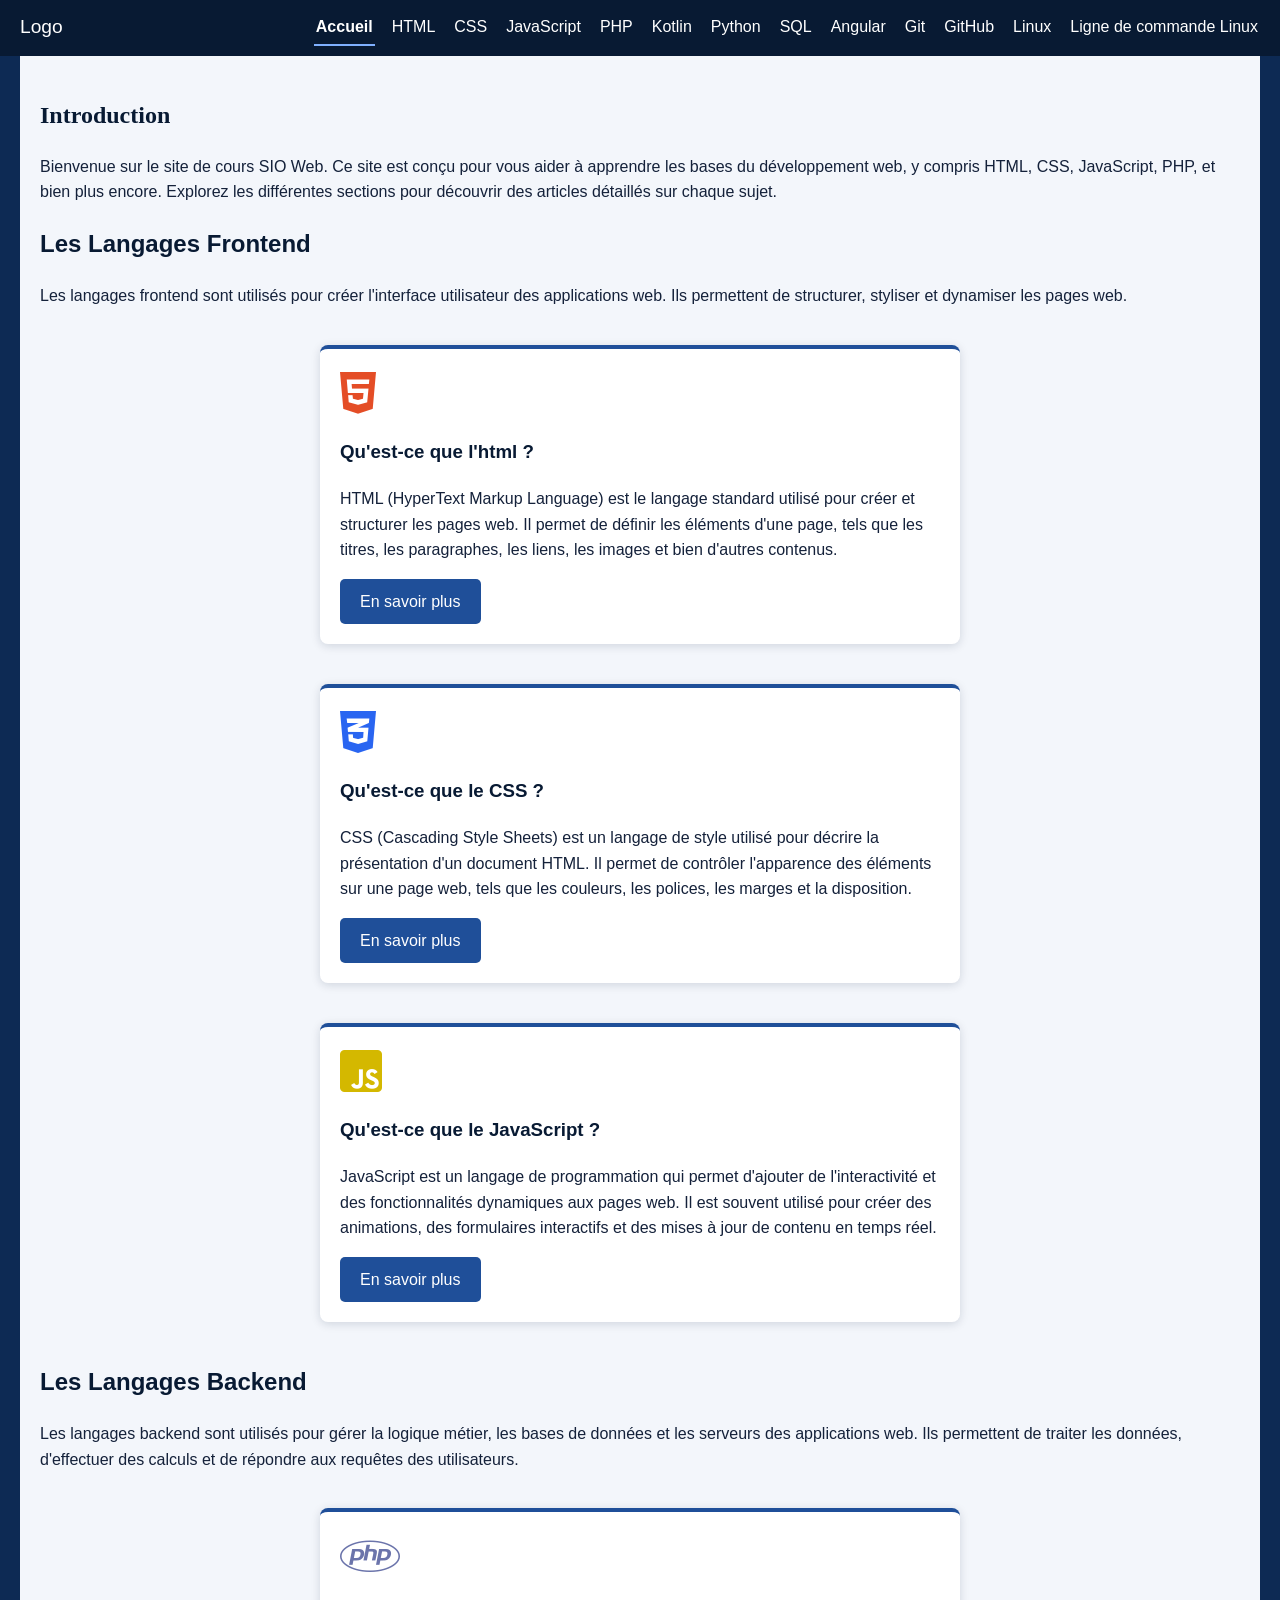
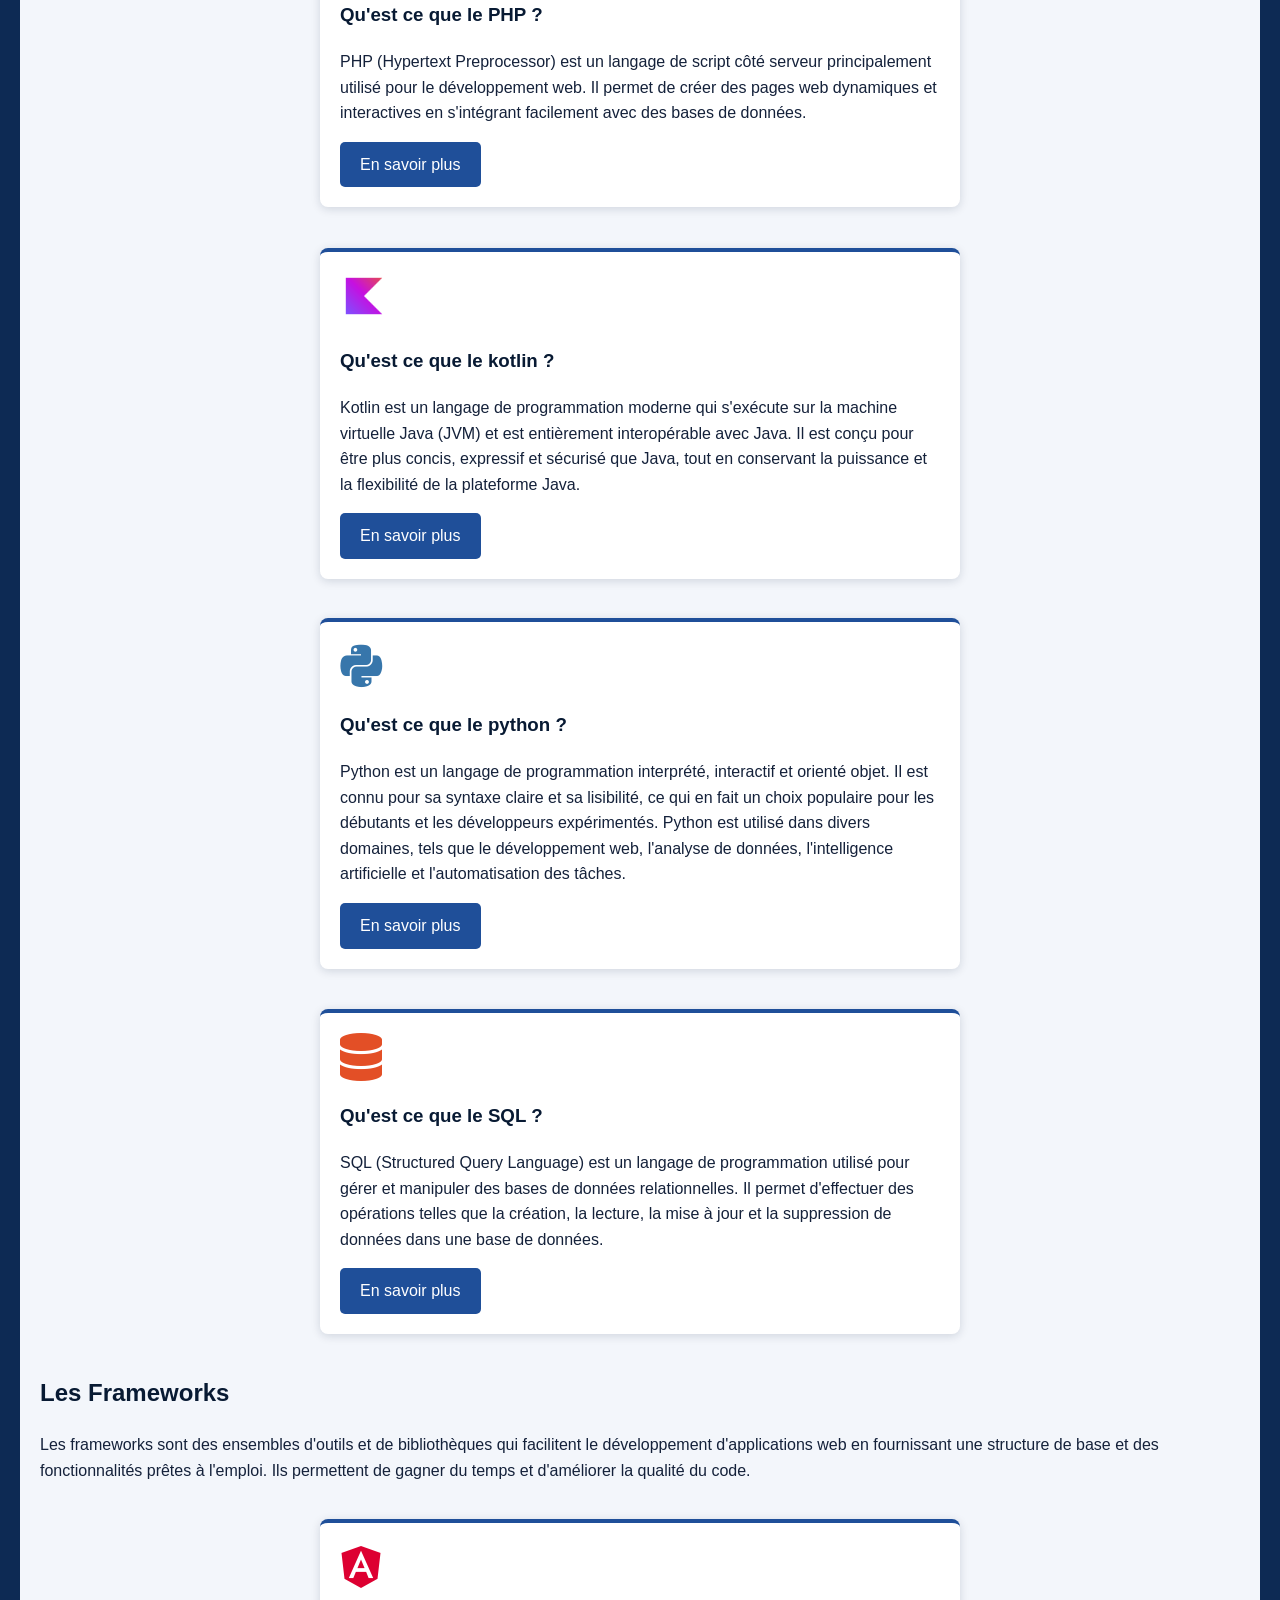
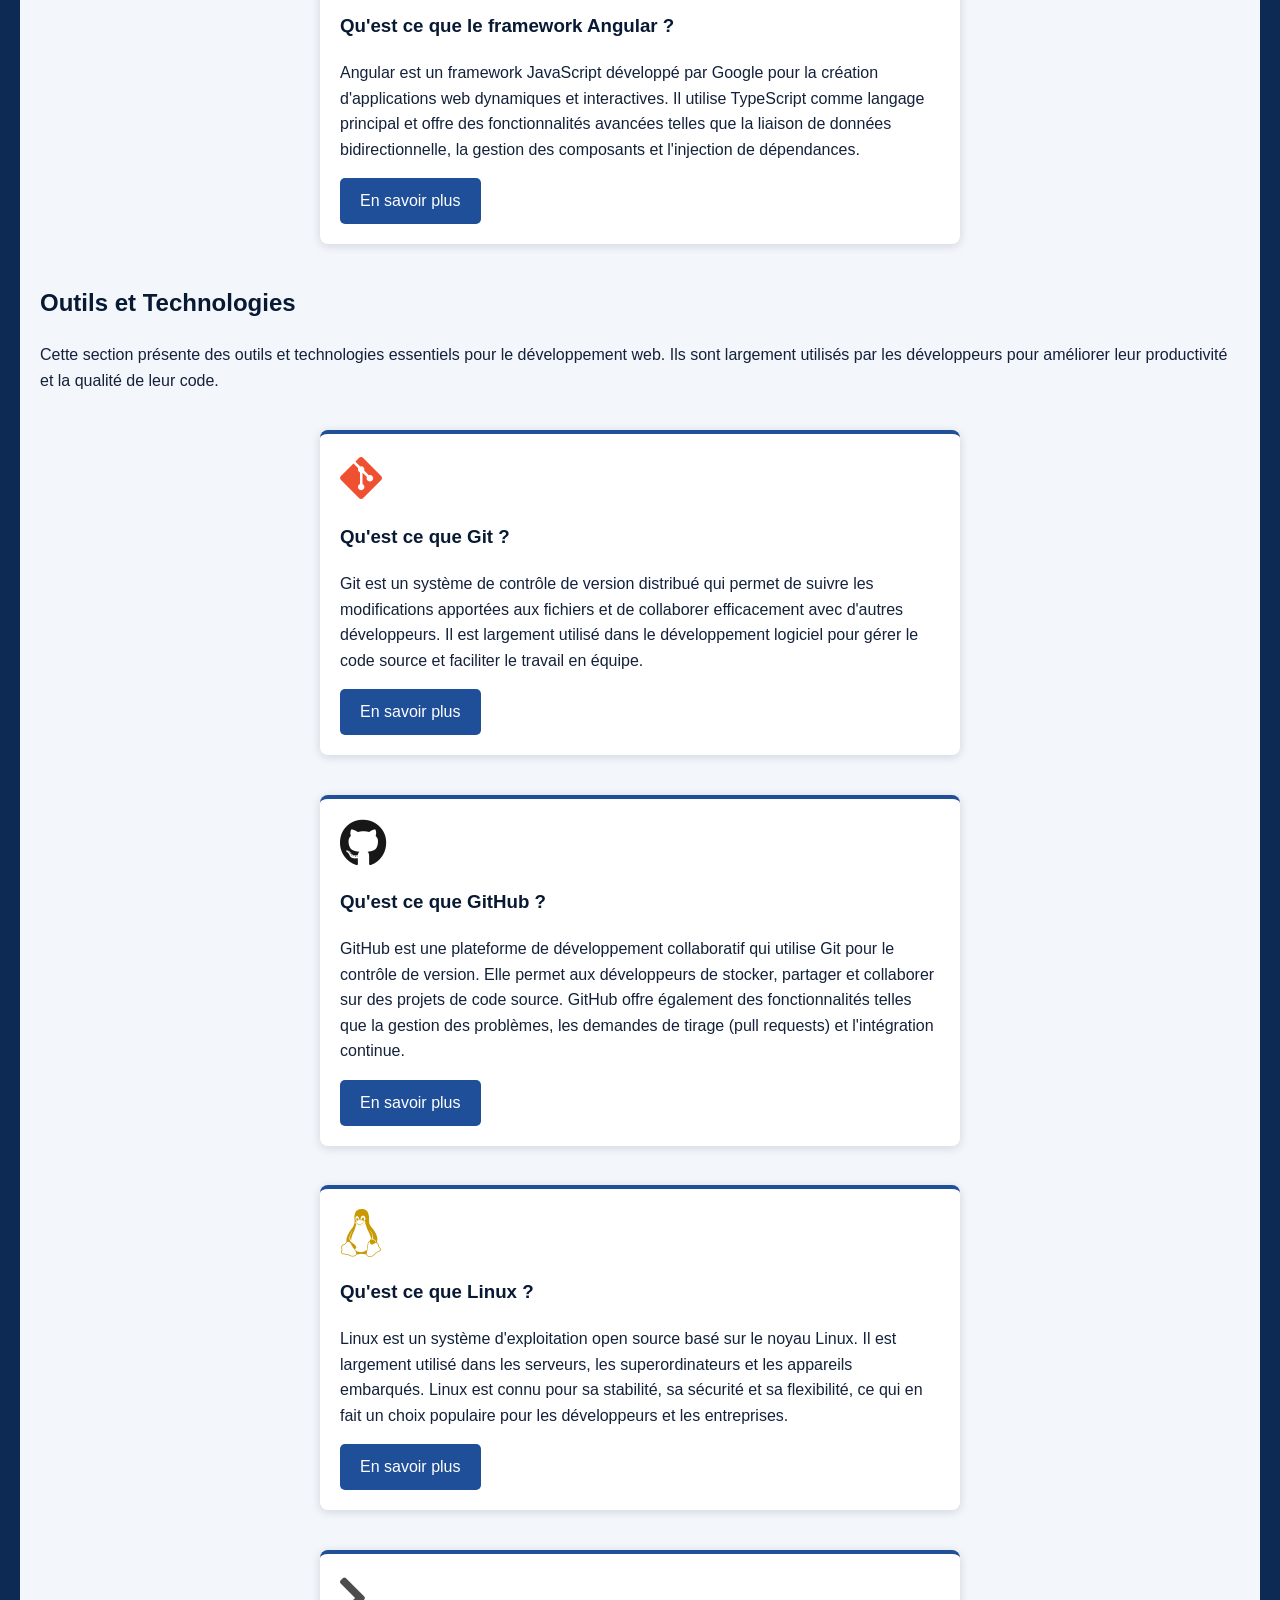
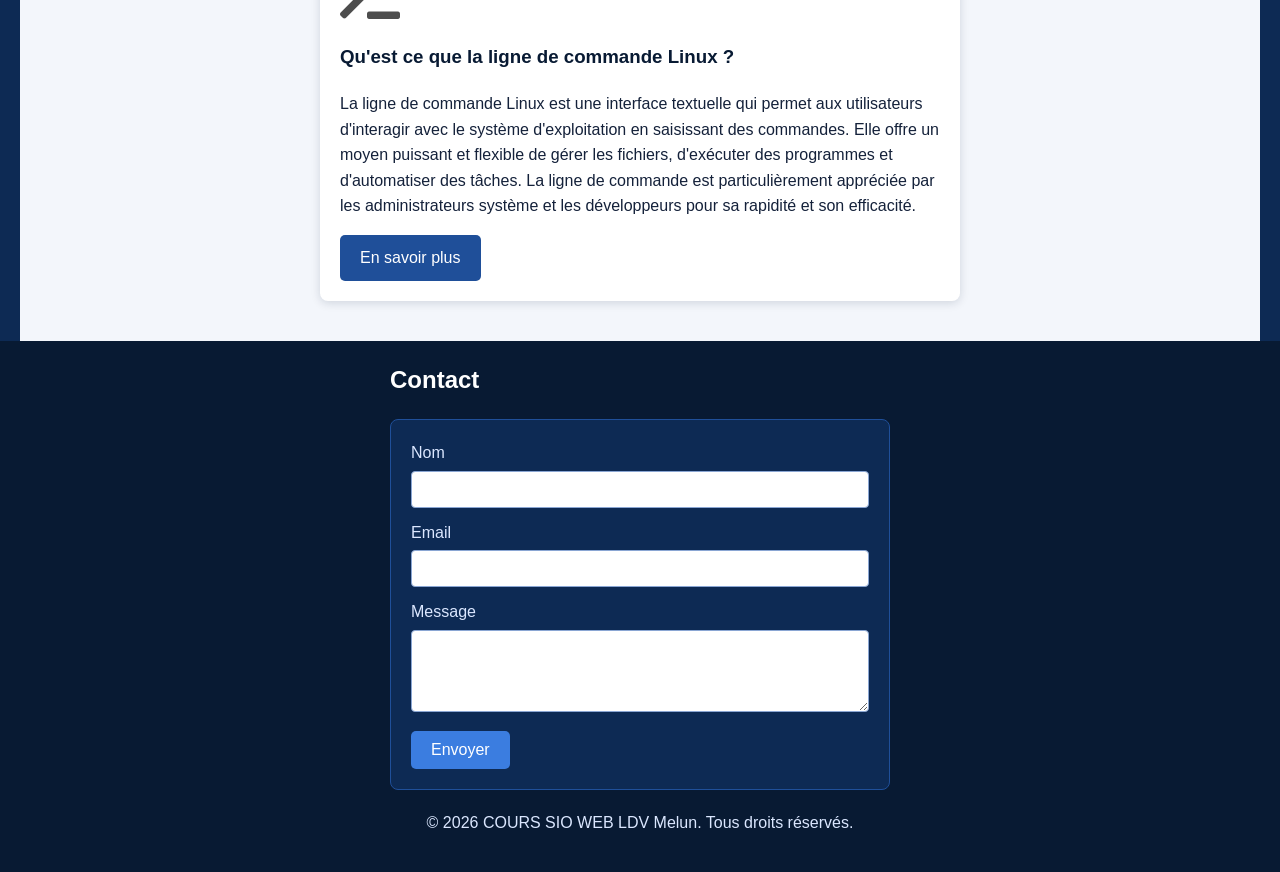
<file: index.html>
<!DOCTYPE html>

<html lang="fr">
  <head>
    <!-- commentaires en html : avec win CTRL + / en linux CTRL+SHIFT+/ (/ à droite de la barre d'espace)-->
    <!--
    le header: 
    Ce composant représente l'en-tête principal de l'application. 
    Il inclut généralement le logo, la navigation principale, et éventuellement des actions utilisateur 
    telles que la connexion ou l'accès au profil. 
    Utilisez ce composant pour afficher les éléments de navigation globaux et renforcer l'identité visuelle de l'application.
-->

    <!--
    <meta charset="UTF-8" /> :
    Définit l'encodage des caractères du document en UTF-8, ce qui permet d'afficher correctement les caractères spéciaux et internationaux.
-->

    <!--
    <meta name="viewport" content="width=device-width, initial-scale=1.0" /> :
    Permet d'assurer que la page s'affiche correctement sur tous les appareils (responsive design) 
    en adaptant la largeur de la page à celle de l'écran de l'utilisateur.
-->
    <meta charset="UTF-8" />
    <meta name="viewport" content="width=device-width, initial-scale=1.0" />
    <link
      rel="icon"
      href="img/etudiant-diplome-64.png"
      type="image/png"
    />
    <link
      rel="stylesheet"
      href="https://cdnjs.cloudflare.com/ajax/libs/font-awesome/5.15.4/css/all.min.css"
      integrity="sha512-1ycn6IcaQQ40/MKBW2W4Rhis/DbILU74C1vSrLJxCq57o941Ym01SwNsOMqvEBFlcgUa6xLiPY/NS5R+E6ztJQ=="
      crossorigin="anonymous"
      referrerpolicy="no-referrer"
    />
    <!--
      <link rel="stylesheet" href="style.css" /> :
      Lien vers la feuille de style CSS externe qui contient les styles pour la mise en page et l'apparence du site.
      Cela permet de séparer le contenu HTML de la présentation visuelle.-->
    <link rel="stylesheet" href="css/Global.css" />
    <title>COURS SIO WEB | Éléments techniques du BTS SIO</title>
  </head>
  <body>
    <!--
      Le header (<header>) est la section d'en-tête de la page.
      Il contient généralement le titre principal, le logo, et la navigation principale du site.
      Ici, il accueille le titre "Bienvenue sur le site de cours" et le menu de navigation.
    -->
    <header>
      <!--
        La balise <nav> est utilisée pour définir une section de navigation dans le document.
        Elle contient des liens vers les différentes sections du site.
        Ici, elle inclut un logo, un menu de navigation et un menu burger pour les écrans plus petits.-->
      <nav>
        <!--
          La div avec la classe "logo" représente le logo du site.
          Elle peut contenir une image ou du texte qui sert d'identité visuelle pour le site.
          class :
          En CSS, une classe est un sélecteur qui permet d'appliquer des styles à un ou plusieurs éléments HTML portant une même classe. La classe est définie dans le CSS avec un point (.) suivi du nom de la classe.
          id :
          Un identifiant (id) est un sélecteur unique qui permet de cibler un élément HTML spécifique. Contrairement à une classe, un id doit être unique dans le document et est défini dans le CSS avec un dièse (#) suivi du nom de l'id.
          -->
        <div class="logo">Logo</div>
        <div class="menu" id="menu">
          <a href="index.html" aria-current="page">Accueil</a>
          <a href="pages/html.html">HTML</a>
          <a href="pages/css.html">CSS</a>
          <a href="pages/en_construction.html">JavaScript</a>
          <a href="pages/en_construction.html">PHP</a>
          <a href="pages/en_construction.html">Kotlin</a>
          <a href="pages/en_construction.html">Python</a>
          <a href="pages/en_construction.html">SQL</a>
          <a href="pages/en_construction.html">Angular</a>
          <a href="pages/en_construction.html">Git</a>
          <a href="pages/en_construction.html">GitHub</a>
          <a href="pages/en_construction.html">Linux</a>
          <a href="pages/linux_command_line.html">Ligne de commande Linux</a>
        </div>

        <!--
          La div avec la classe "burger" représente le menu burger, qui est un élément de navigation compact pour les écrans plus petits.

          aria-label="Menu" :
          Attribut utilisé pour fournir une description accessible du menu burger aux technologies d'assistance, comme les lecteurs d'écran.

          aria-expanded="false" : Indique si le menu burger est actuellement ouvert ou fermé.
          role="button" : Indique que cet élément agit comme un bouton interactif.
          tabindex="0" : Permet à l'élément d'être focalisé par le clavier, rendant le menu accessible aux utilisateurs de claviers.
          Ces attributs améliorent l'accessibilité du menu burger pour les utilisateurs de technologies d'assistance.
          -->
        <div
          class="burger"
          id="burger"
          aria-label="Menu"
          aria-expanded="false"
          role="button"
          tabindex="0"
        >
          <!--
            Les <div> à l'intérieur de la classe "burger" représentent les trois barres du menu burger.
            Elles sont stylisées pour ressembler à un hamburger.-->
          <div></div>
          <div></div>
          <div></div>
        </div>
      </nav>
    </header>

    <!--
      Le main (<main>) est la section principale du contenu de la page.
      Il contient les sections et les informations principales que l'utilisateur doit lire ou interagir avec.
      Ici, il inclut une section d'introduction au site.-->
    <main>
      <section>
        <!--
          La section <section> est utilisée pour regrouper des contenus thématiquement liés.
          Ici, elle contient un titre et un paragraphe d'introduction au site.-->
        <h1>Introduction</h1>
        <p>
          Bienvenue sur le site de cours SIO Web. Ce site est conçu pour vous
          aider à apprendre les bases du développement web, y compris HTML, CSS,
          JavaScript, PHP, et bien plus encore. Explorez les différentes
          sections pour découvrir des articles détaillés sur chaque sujet.
        </p>
      </section>
      <!--
        La section suivante contient des articles sur différents sujets liés au développement web.
        Chaque article présente un sujet spécifique avec un titre, une description et un bouton pour en savoir plus.-->
      <section>
        <h2>Les Langages Frontend</h2>
        <p>
          Les langages frontend sont utilisés pour créer l'interface utilisateur
          des applications web. Ils permettent de structurer, styliser et
          dynamiser les pages web.
          <!-- article sur l'html-->
        </p>
        <!--
          Le cumul des classes dans une balise HTML se réfère à la possibilité d'associer plusieurs classes à un même élément en utilisant l'attribut class. Cela permet d'appliquer plusieurs styles ou comportements à cet élément, en combinant différentes classes CSS. -->
        <div class="d-flex wrap">
          <article>
            <i class="fab fa-html5 htmlColor icon"></i>
            <h3>Qu'est-ce que l'html ?</h3>
            <p>
              HTML (HyperText Markup Language) est le langage standard utilisé
              pour créer et structurer les pages web. Il permet de définir les
              éléments d'une page, tels que les titres, les paragraphes, les
              liens, les images et bien d'autres contenus.
            </p>
            <a class="btn" href="pages/html.html">En savoir plus</a>
          </article>
          <!-- article sur le css-->
          <article>
            <i class="fab fa-css3-alt cssColor icon"></i>
            <h3>Qu'est-ce que le CSS ?</h3>
            <p>
              CSS (Cascading Style Sheets) est un langage de style utilisé pour
              décrire la présentation d'un document HTML. Il permet de contrôler
              l'apparence des éléments sur une page web, tels que les couleurs,
              les polices, les marges et la disposition.
            </p>
            <a class="btn" href="pages/css.html">En savoir plus</a>
          </article>
          <!-- article sur le javascript-->
          <article>
            <i class="fab fa-js-square jsColor icon"></i>
            <h3>Qu'est-ce que le JavaScript ?</h3>
            <p>
              JavaScript est un langage de programmation qui permet d'ajouter de
              l'interactivité et des fonctionnalités dynamiques aux pages web.
              Il est souvent utilisé pour créer des animations, des formulaires
              interactifs et des mises à jour de contenu en temps réel.
            </p>
            <a class="btn" href="pages/en_construction.html">En savoir plus</a>
          </article>
        </div>
        <h2>Les Langages Backend</h2>
        <p>
          Les langages backend sont utilisés pour gérer la logique métier, les
          bases de données et les serveurs des applications web. Ils permettent
          de traiter les données, d'effectuer des calculs et de répondre aux
          requêtes des utilisateurs.
        </p>
        <div class="d-flex wrap">
          <!-- article sur le php-->
          <article>
            <i class="fab fa-php phpColor icon"></i>
            <h3>Qu'est ce que le PHP ?</h3>
            <p>
              PHP (Hypertext Preprocessor) est un langage de script côté serveur
              principalement utilisé pour le développement web. Il permet de
              créer des pages web dynamiques et interactives en s'intégrant
              facilement avec des bases de données.
            </p>
            <a class="btn" href="pages/en_construction.html">En savoir plus</a>
          </article>
          <!-- article sur le kotlin-->
          <article>
            <div>
              <img src="img/Kotlin.png" alt="Kotlin Logo" class="kotlinLogo" />
            </div>
            <h3>Qu'est ce que le kotlin ?</h3>
            <p>
              Kotlin est un langage de programmation moderne qui s'exécute sur
              la machine virtuelle Java (JVM) et est entièrement interopérable
              avec Java. Il est conçu pour être plus concis, expressif et
              sécurisé que Java, tout en conservant la puissance et la
              flexibilité de la plateforme Java.
            </p>
            <a class="btn" href="pages/en_construction.html">En savoir plus</a>
          </article>
          <!-- article sur le python-->
          <article>
            <i class="fab fa-python pythonColor icon"></i>
            <h3>Qu'est ce que le python ?</h3>
            <p>
              Python est un langage de programmation interprété, interactif et
              orienté objet. Il est connu pour sa syntaxe claire et sa
              lisibilité, ce qui en fait un choix populaire pour les débutants
              et les développeurs expérimentés. Python est utilisé dans divers
              domaines, tels que le développement web, l'analyse de données,
              l'intelligence artificielle et l'automatisation des tâches.
            </p>
            <a class="btn" href="pages/en_construction.html">En savoir plus</a>
          </article>
          <!-- article sur le SQL-->
          <article>
            <i class="fas fa-database sqlColor icon"></i>
            <h3>Qu'est ce que le SQL ?</h3>
            <p>
              SQL (Structured Query Language) est un langage de programmation
              utilisé pour gérer et manipuler des bases de données
              relationnelles. Il permet d'effectuer des opérations telles que la
              création, la lecture, la mise à jour et la suppression de données
              dans une base de données.
            </p>
            <a class="btn" href="pages/en_construction.html">En savoir plus</a>
          </article>
        </div>
      </section>
      <!--
        La section suivante présente les frameworks, avec un bref aperçu et un lien pour en savoir plus.
      -->
      <section>
        <h2>Les Frameworks</h2>
        <p>
          Les frameworks sont des ensembles d'outils et de bibliothèques qui
          facilitent le développement d'applications web en fournissant une
          structure de base et des fonctionnalités prêtes à l'emploi. Ils
          permettent de gagner du temps et d'améliorer la qualité du code.
        </p>
        <div class="d-flex wrap">
        <article>
          <i class="fab fa-angular angularColor icon"></i>
          <h3>Qu'est ce que le framework Angular ?</h3>
          <p>
            Angular est un framework JavaScript développé par Google pour la
            création d'applications web dynamiques et interactives. Il utilise
            TypeScript comme langage principal et offre des fonctionnalités
            avancées telles que la liaison de données bidirectionnelle, la
            gestion des composants et l'injection de dépendances.
          </p>
          <a class="btn" href="pages/en_construction.html">En savoir plus</a>
        </article>
        </div>
      </section>
      <!--
        La section suivante présente des outils et technologies essentiels pour le développement web.
        Chaque article fournit une brève description et un lien pour en savoir plus.
      -->
      <section>
        <h2>Outils et Technologies</h2>
        <p>
          Cette section présente des outils et technologies essentiels pour le
          développement web. Ils sont largement utilisés par les développeurs
          pour améliorer leur productivité et la qualité de leur code.
        </p>
        <div class="d-flex wrap">
          <!-- article sur Git-->
          <article>
            <i class="fab fa-git-alt gitColor icon"></i>
            <h3>Qu'est ce que Git ?</h3>
            <p>
              Git est un système de contrôle de version distribué qui permet de
              suivre les modifications apportées aux fichiers et de collaborer
              efficacement avec d'autres développeurs. Il est largement utilisé
              dans le développement logiciel pour gérer le code source et
              faciliter le travail en équipe.
            </p>
            <a class="btn" href="pages/en_construction.html">En savoir plus</a>
          </article>
          <!-- article sur GitHub-->
          <article>
            <i class="fab fa-github githubColor icon"></i>
            <h3>Qu'est ce que GitHub ?</h3>
            <p>
              GitHub est une plateforme de développement collaboratif qui
              utilise Git pour le contrôle de version. Elle permet aux
              développeurs de stocker, partager et collaborer sur des projets de
              code source. GitHub offre également des fonctionnalités telles que
              la gestion des problèmes, les demandes de tirage (pull requests)
              et l'intégration continue.
            </p>
            <a class="btn" href="pages/en_construction.html">En savoir plus</a>
          </article>

          <!-- article sur linux-->
          <article>
            <i class="fab fa-linux linuxColor icon"></i>
            <h3>Qu'est ce que Linux ?</h3>
            <p>
              Linux est un système d'exploitation open source basé sur le noyau
              Linux. Il est largement utilisé dans les serveurs, les
              superordinateurs et les appareils embarqués. Linux est connu pour
              sa stabilité, sa sécurité et sa flexibilité, ce qui en fait un
              choix populaire pour les développeurs et les entreprises.
            </p>
            <a class="btn" href="pages/en_construction.html">En savoir plus</a>
          </article>
          <!-- article sur ligne de commande linux-->
          <article>
            <i class="fas fa-terminal terminalColor icon"></i>
            <h3>Qu'est ce que la ligne de commande Linux ?</h3>
            <p>
              La ligne de commande Linux est une interface textuelle qui permet
              aux utilisateurs d'interagir avec le système d'exploitation en
              saisissant des commandes. Elle offre un moyen puissant et flexible
              de gérer les fichiers, d'exécuter des programmes et d'automatiser
              des tâches. La ligne de commande est particulièrement appréciée
              par les administrateurs système et les développeurs pour sa
              rapidité et son efficacité.
            </p>
            <a class="btn" href="pages/linux_command_line.html">En savoir plus</a>
          </article>
        </div>
      </section>
    </main>
    <!--
      Le footer (<footer>) est la section de pied de page de la page.
      Il contient généralement des informations supplémentaires comme les droits d'auteur, les liens vers les politiques de confidentialité, etc.
      Ici, il affiche un message de droits d'auteur.
    -->
    <footer>
      <!-- Formulaire de contact (même bloc dans toutes les pages) -->
      <section class="contact">
        <h2>Contact</h2>
        <!-- id="contact-form" : permet à main.js d'afficher une confirmation (GitHub Pages n'exécute pas msg.php). -->
        <!-- <form> : début du formulaire.
             action="msg.php" : fichier vers lequel les données sont envoyées à la soumission.
             method="post" : envoi des données dans le corps de la requête (pas dans l'URL). -->
        <form action="msg.php" method="post" id="contact-form">
          <!-- <label for="..."> : étiquette liée au champ dont l'id est identique -->
          <label for="nom">Nom</label>
          <!-- type="text" : champ texte ; name="nom" : nom de la donnée envoyée ;
               required : champ obligatoire, le navigateur bloque l'envoi s'il est vide -->
          <input type="text" id="nom" name="nom" required />
          <label for="email">Email</label>
          <!-- type="email" : le navigateur vérifie le format d'une adresse email -->
          <input type="email" id="email" name="email" required />
          <label for="message">Message</label>
          <!-- <textarea> : zone de texte multiligne ; rows="4" : 4 lignes visibles -->
          <textarea id="message" name="message" rows="4" required></textarea>
          <!-- type="submit" : ce bouton envoie le formulaire -->
          <button type="submit">Envoyer</button>
        </form>
        <p class="confirmation" id="confirmation" role="status" hidden>Merci ! Votre message a bien été pris en compte (démonstration).</p>
      </section>
      <p>&copy; 2026 COURS SIO WEB LDV Melun. Tous droits réservés.</p>
    </footer>
    <!-- script en bas de page aprés le footer-->
    <script src="js/main.js"></script>
  </body>
</html>
</file>
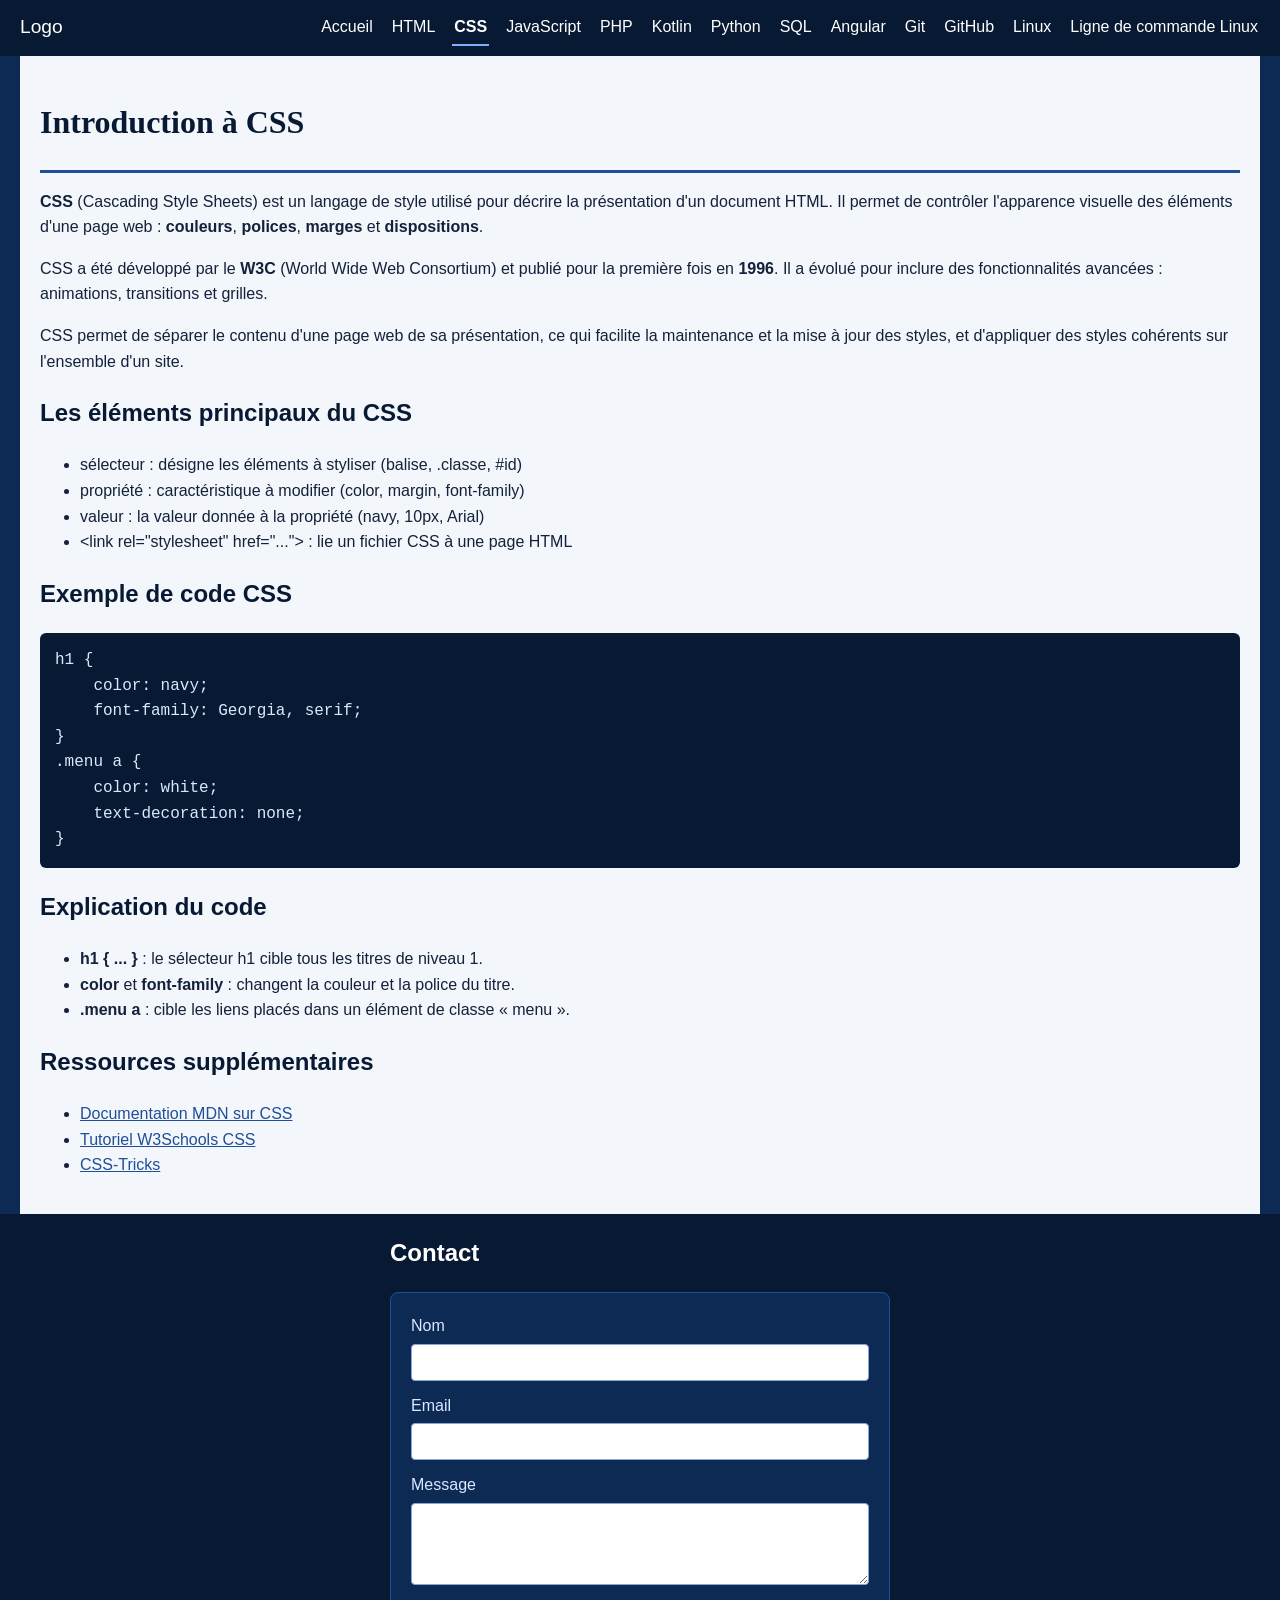
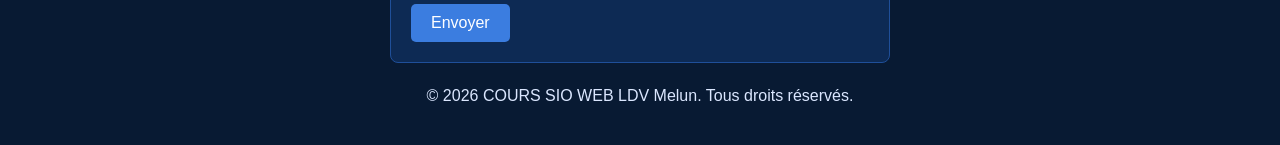
<file: pages/css.html>
<!DOCTYPE html>
<html lang="fr">
  <head>
    <meta charset="UTF-8" />
    <meta name="viewport" content="width=device-width, initial-scale=1.0" />
    <link rel="icon" href="../img/etudiant-diplome-64.png" type="image/png" />
    <link rel="stylesheet" href="../css/Global.css" />
    <title>COURS SIO WEB | CSS</title>
  </head>
  <body>
    <header>
      <nav>
        <div class="logo">Logo</div>
        <div class="menu" id="menu">
          <a href="../index.html">Accueil</a>
          <a href="html.html">HTML</a>
          <a href="css.html" aria-current="page">CSS</a>
          <a href="en_construction.html">JavaScript</a>
          <a href="en_construction.html">PHP</a>
          <a href="en_construction.html">Kotlin</a>
          <a href="en_construction.html">Python</a>
          <a href="en_construction.html">SQL</a>
          <a href="en_construction.html">Angular</a>
          <a href="en_construction.html">Git</a>
          <a href="en_construction.html">GitHub</a>
          <a href="en_construction.html">Linux</a>
          <a href="linux_command_line.html">Ligne de commande Linux</a>
        </div>
        <div class="burger" id="burger" aria-label="Menu" aria-expanded="false" role="button" tabindex="0">
          <div></div>
          <div></div>
          <div></div>
        </div>
      </nav>
    </header>
    <main>
      <div class="titre-page"><h1>Introduction à CSS</h1></div>
      <p>
        <strong>CSS</strong> (Cascading Style Sheets) est un langage de style utilisé pour décrire la présentation
        d'un document HTML. Il permet de contrôler l'apparence visuelle des éléments d'une page web :
        <strong>couleurs</strong>, <strong>polices</strong>, <strong>marges</strong> et <strong>dispositions</strong>.
      </p>
      <p>
        CSS a été développé par le <strong>W3C</strong> (World Wide Web Consortium) et publié pour la première fois en
        <strong>1996</strong>. Il a évolué pour inclure des fonctionnalités avancées : animations, transitions et grilles.
      </p>
      <p>
        CSS permet de séparer le contenu d'une page web de sa présentation, ce qui facilite la maintenance
        et la mise à jour des styles, et d'appliquer des styles cohérents sur l'ensemble d'un site.
      </p>
      <section>
        <h2>Les éléments principaux du CSS</h2>
        <ul>
          <li>sélecteur : désigne les éléments à styliser (balise, .classe, #id)</li>
          <li>propriété : caractéristique à modifier (color, margin, font-family)</li>
          <li>valeur : la valeur donnée à la propriété (navy, 10px, Arial)</li>
          <li>&lt;link rel="stylesheet" href="..."&gt; : lie un fichier CSS à une page HTML</li>
        </ul>
        <h2>Exemple de code CSS</h2>
<pre><code>h1 {
    color: navy;
    font-family: Georgia, serif;
}
.menu a {
    color: white;
    text-decoration: none;
}</code></pre>
        <h2>Explication du code</h2>
        <ul>
          <li><strong>h1 { ... }</strong> : le sélecteur h1 cible tous les titres de niveau 1.</li>
          <li><strong>color</strong> et <strong>font-family</strong> : changent la couleur et la police du titre.</li>
          <li><strong>.menu a</strong> : cible les liens placés dans un élément de classe « menu ».</li>
        </ul>
      </section>
      <section>
        <h2>Ressources supplémentaires</h2>
        <ul>
          <li><a href="https://developer.mozilla.org/fr/docs/Web/CSS">Documentation MDN sur CSS</a></li>
          <li><a href="https://www.w3schools.com/css/">Tutoriel W3Schools CSS</a></li>
          <li><a href="https://css-tricks.com/guides/">CSS-Tricks</a></li>
        </ul>
      </section>
    </main>
    <footer>
      <!-- Formulaire de contact (même bloc dans toutes les pages) -->
      <section class="contact">
        <h2>Contact</h2>
        <!-- id="contact-form" : permet à main.js d'afficher une confirmation (GitHub Pages n'exécute pas msg.php). -->
        <!-- <form> : début du formulaire.
             action="msg.php" : fichier vers lequel les données sont envoyées à la soumission.
             method="post" : envoi des données dans le corps de la requête (pas dans l'URL). -->
        <form action="msg.php" method="post" id="contact-form">
          <!-- <label for="..."> : étiquette liée au champ dont l'id est identique -->
          <label for="nom">Nom</label>
          <!-- type="text" : champ texte ; name="nom" : nom de la donnée envoyée ;
               required : champ obligatoire, le navigateur bloque l'envoi s'il est vide -->
          <input type="text" id="nom" name="nom" required />
          <label for="email">Email</label>
          <!-- type="email" : le navigateur vérifie le format d'une adresse email -->
          <input type="email" id="email" name="email" required />
          <label for="message">Message</label>
          <!-- <textarea> : zone de texte multiligne ; rows="4" : 4 lignes visibles -->
          <textarea id="message" name="message" rows="4" required></textarea>
          <!-- type="submit" : ce bouton envoie le formulaire -->
          <button type="submit">Envoyer</button>
        </form>
        <p class="confirmation" id="confirmation" role="status" hidden>Merci ! Votre message a bien été pris en compte (démonstration).</p>
      </section>
      <p>&copy; 2026 COURS SIO WEB LDV Melun. Tous droits réservés.</p>
    </footer>
    <script src="../js/main.js"></script>
  </body>
</html>
</file>
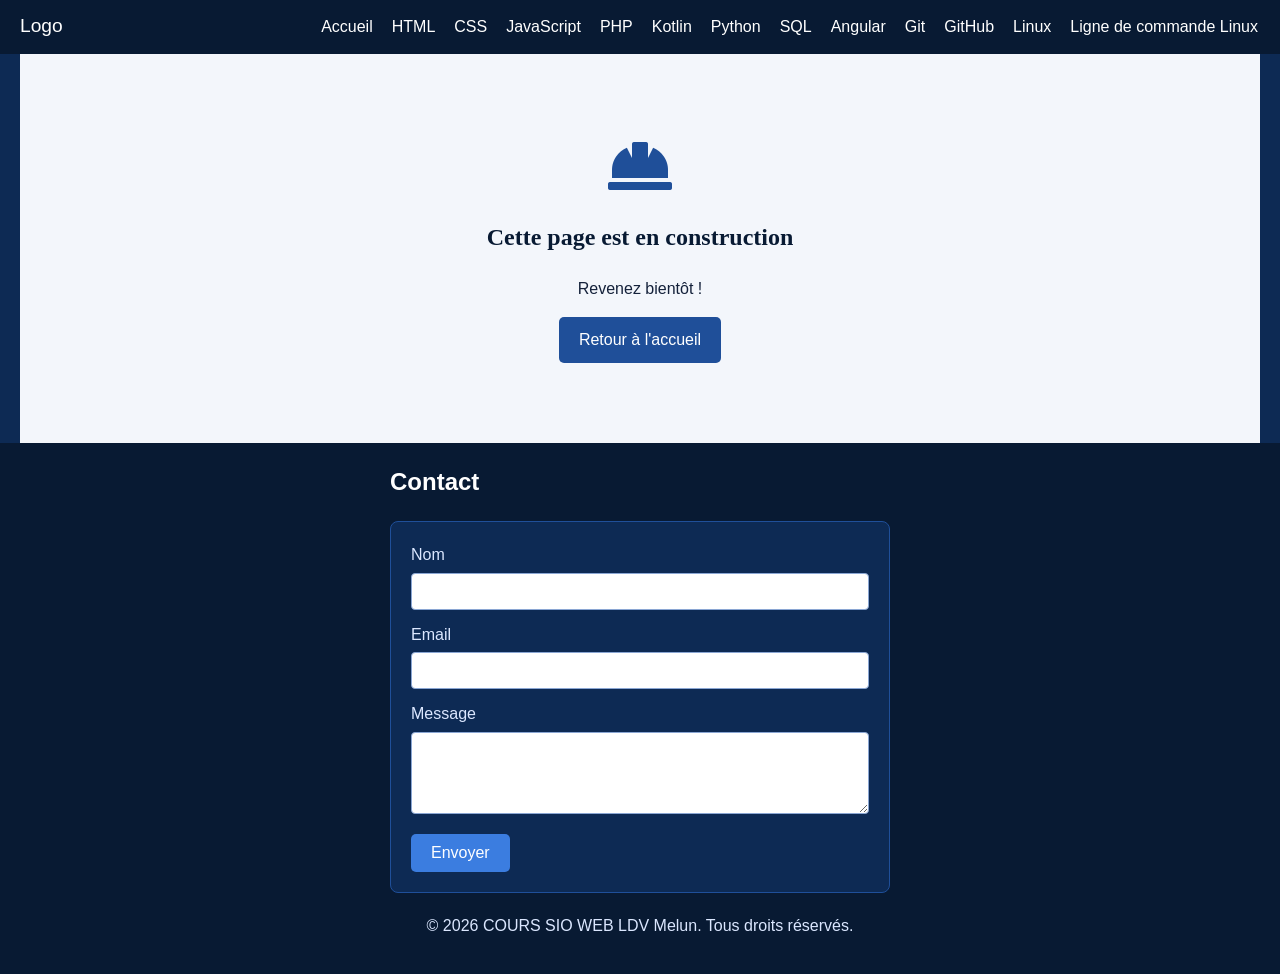
<file: pages/en_construction.html>
<!DOCTYPE html>
<html lang="fr">
  <head>
    <meta charset="UTF-8" />
    <meta name="viewport" content="width=device-width, initial-scale=1.0" />
    <link rel="icon" href="../img/etudiant-diplome-64.png" type="image/png" />
    <link rel="stylesheet" href="https://cdnjs.cloudflare.com/ajax/libs/font-awesome/5.15.4/css/all.min.css" />
    <link rel="stylesheet" href="../css/Global.css" />
    <title>COURS SIO WEB | Page en construction</title>
  </head>
  <body>
    <header>
      <nav>
        <div class="logo">Logo</div>
        <div class="menu" id="menu">
          <a href="../index.html">Accueil</a>
          <a href="html.html">HTML</a>
          <a href="css.html">CSS</a>
          <a href="en_construction.html">JavaScript</a>
          <a href="en_construction.html">PHP</a>
          <a href="en_construction.html">Kotlin</a>
          <a href="en_construction.html">Python</a>
          <a href="en_construction.html">SQL</a>
          <a href="en_construction.html">Angular</a>
          <a href="en_construction.html">Git</a>
          <a href="en_construction.html">GitHub</a>
          <a href="en_construction.html">Linux</a>
          <a href="linux_command_line.html">Ligne de commande Linux</a>
        </div>
        <div class="burger" id="burger" aria-label="Menu" aria-expanded="false" role="button" tabindex="0">
          <div></div>
          <div></div>
          <div></div>
        </div>
      </nav>
    </header>
    <main>
      <section class="construction">
        <i class="fas fa-hard-hat" aria-hidden="true"></i>
        <h1>Cette page est en construction</h1>
        <p>Revenez bientôt !</p>
        <a class="btn" href="../index.html">Retour à l'accueil</a>
      </section>
    </main>
    <footer>
      <!-- Formulaire de contact (même bloc dans toutes les pages) -->
      <section class="contact">
        <h2>Contact</h2>
        <!-- id="contact-form" : permet à main.js d'afficher une confirmation (GitHub Pages n'exécute pas msg.php). -->
        <!-- <form> : début du formulaire.
             action="msg.php" : fichier vers lequel les données sont envoyées à la soumission.
             method="post" : envoi des données dans le corps de la requête (pas dans l'URL). -->
        <form action="msg.php" method="post" id="contact-form">
          <!-- <label for="..."> : étiquette liée au champ dont l'id est identique -->
          <label for="nom">Nom</label>
          <!-- type="text" : champ texte ; name="nom" : nom de la donnée envoyée ;
               required : champ obligatoire, le navigateur bloque l'envoi s'il est vide -->
          <input type="text" id="nom" name="nom" required />
          <label for="email">Email</label>
          <!-- type="email" : le navigateur vérifie le format d'une adresse email -->
          <input type="email" id="email" name="email" required />
          <label for="message">Message</label>
          <!-- <textarea> : zone de texte multiligne ; rows="4" : 4 lignes visibles -->
          <textarea id="message" name="message" rows="4" required></textarea>
          <!-- type="submit" : ce bouton envoie le formulaire -->
          <button type="submit">Envoyer</button>
        </form>
        <p class="confirmation" id="confirmation" role="status" hidden>Merci ! Votre message a bien été pris en compte (démonstration).</p>
      </section>
      <p>&copy; 2026 COURS SIO WEB LDV Melun. Tous droits réservés.</p>
    </footer>
    <script src="../js/main.js"></script>
  </body>
</html>
</file>
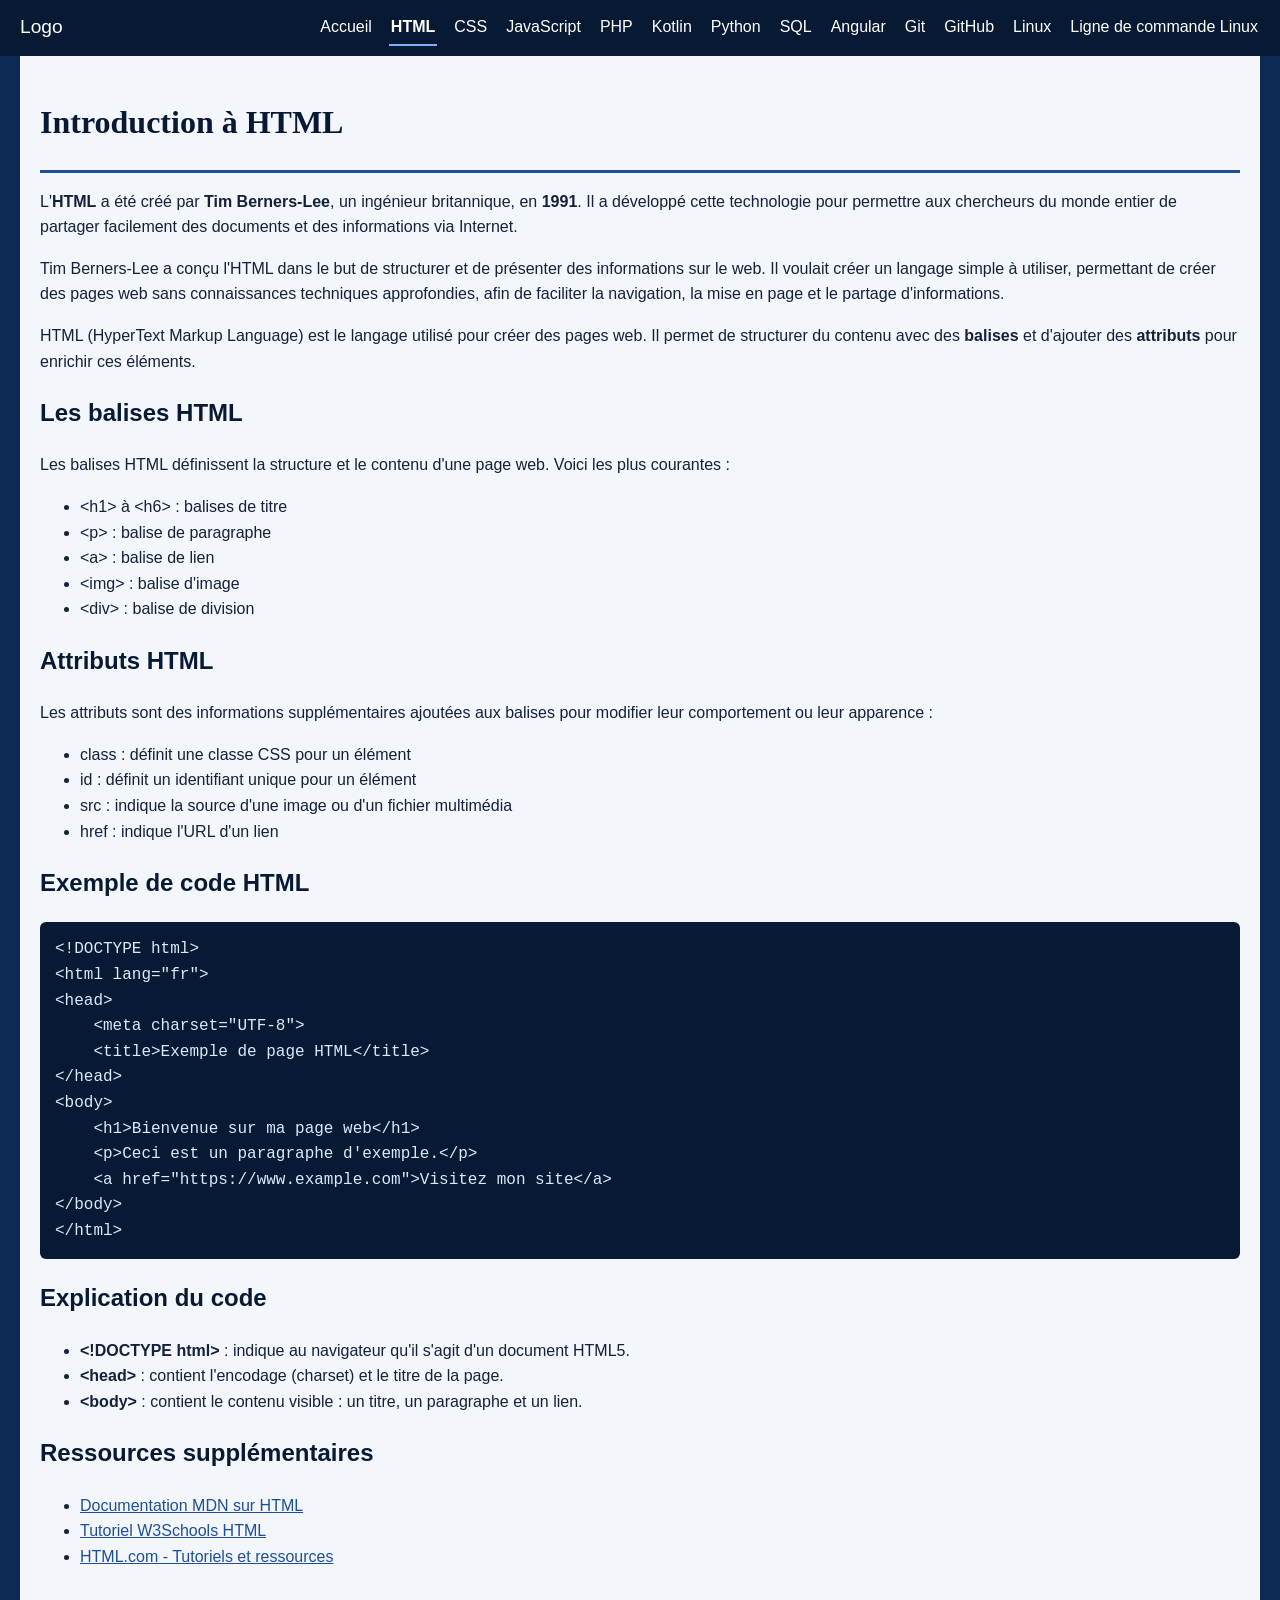
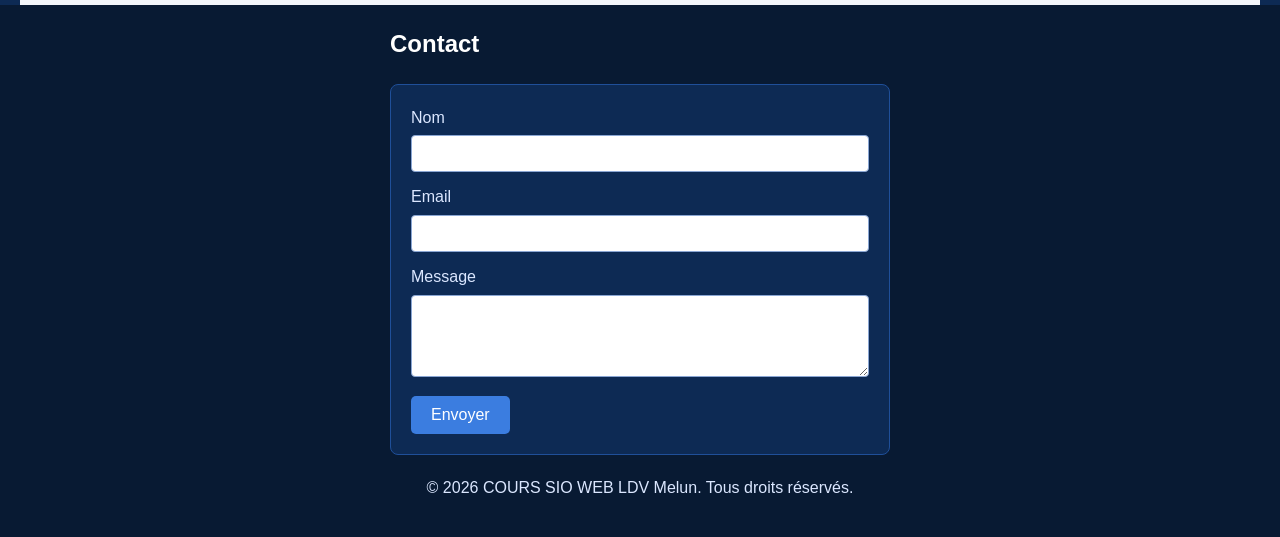
<file: pages/html.html>
<!DOCTYPE html>
<html lang="fr">
  <head>
    <meta charset="UTF-8" />
    <meta name="viewport" content="width=device-width, initial-scale=1.0" />
    <link rel="icon" href="../img/etudiant-diplome-64.png" type="image/png" />
    <link rel="stylesheet" href="../css/Global.css" />
    <title>COURS SIO WEB | HTML</title>
  </head>
  <body>
    <header>
      <nav>
        <div class="logo">Logo</div>
        <div class="menu" id="menu">
          <a href="../index.html">Accueil</a>
          <a href="html.html" aria-current="page">HTML</a>
          <a href="css.html">CSS</a>
          <a href="en_construction.html">JavaScript</a>
          <a href="en_construction.html">PHP</a>
          <a href="en_construction.html">Kotlin</a>
          <a href="en_construction.html">Python</a>
          <a href="en_construction.html">SQL</a>
          <a href="en_construction.html">Angular</a>
          <a href="en_construction.html">Git</a>
          <a href="en_construction.html">GitHub</a>
          <a href="en_construction.html">Linux</a>
          <a href="linux_command_line.html">Ligne de commande Linux</a>
        </div>
        <div class="burger" id="burger" aria-label="Menu" aria-expanded="false" role="button" tabindex="0">
          <div></div>
          <div></div>
          <div></div>
        </div>
      </nav>
    </header>
    <main>
      <div class="titre-page"><h1>Introduction à HTML</h1></div>
      <p>
        L'<strong>HTML</strong> a été créé par <strong>Tim Berners-Lee</strong>, un ingénieur britannique, en
        <strong>1991</strong>. Il a développé cette technologie pour permettre aux chercheurs du
        monde entier de partager facilement des documents et des informations via Internet.
      </p>
      <p>
        Tim Berners-Lee a conçu l'HTML dans le but de structurer et de présenter des informations sur le web.
        Il voulait créer un langage simple à utiliser, permettant de créer des pages web sans
        connaissances techniques approfondies, afin de faciliter la navigation, la mise en page et le partage d'informations.
      </p>
      <p>
        HTML (HyperText Markup Language) est le langage utilisé pour créer des pages web. Il permet de
        structurer du contenu avec des <strong>balises</strong> et d'ajouter des <strong>attributs</strong> pour enrichir ces éléments.
      </p>
      <section>
        <h2>Les balises HTML</h2>
        <p>Les balises HTML définissent la structure et le contenu d'une page web. Voici les plus courantes :</p>
        <ul>
          <li>&lt;h1&gt; à &lt;h6&gt; : balises de titre</li>
          <li>&lt;p&gt; : balise de paragraphe</li>
          <li>&lt;a&gt; : balise de lien</li>
          <li>&lt;img&gt; : balise d'image</li>
          <li>&lt;div&gt; : balise de division</li>
        </ul>
        <h2>Attributs HTML</h2>
        <p>Les attributs sont des informations supplémentaires ajoutées aux balises pour modifier leur comportement ou leur apparence :</p>
        <ul>
          <li>class : définit une classe CSS pour un élément</li>
          <li>id : définit un identifiant unique pour un élément</li>
          <li>src : indique la source d'une image ou d'un fichier multimédia</li>
          <li>href : indique l'URL d'un lien</li>
        </ul>
        <h2>Exemple de code HTML</h2>
<pre><code>&lt;!DOCTYPE html&gt;
&lt;html lang="fr"&gt;
&lt;head&gt;
    &lt;meta charset="UTF-8"&gt;
    &lt;title&gt;Exemple de page HTML&lt;/title&gt;
&lt;/head&gt;
&lt;body&gt;
    &lt;h1&gt;Bienvenue sur ma page web&lt;/h1&gt;
    &lt;p&gt;Ceci est un paragraphe d'exemple.&lt;/p&gt;
    &lt;a href="https://www.example.com"&gt;Visitez mon site&lt;/a&gt;
&lt;/body&gt;
&lt;/html&gt;</code></pre>
        <h2>Explication du code</h2>
        <ul>
          <li><strong>&lt;!DOCTYPE html&gt;</strong> : indique au navigateur qu'il s'agit d'un document HTML5.</li>
          <li><strong>&lt;head&gt;</strong> : contient l'encodage (charset) et le titre de la page.</li>
          <li><strong>&lt;body&gt;</strong> : contient le contenu visible : un titre, un paragraphe et un lien.</li>
        </ul>
      </section>
      <section>
        <h2>Ressources supplémentaires</h2>
        <ul>
          <li><a href="https://developer.mozilla.org/fr/docs/Web/HTML">Documentation MDN sur HTML</a></li>
          <li><a href="https://www.w3schools.com/html/">Tutoriel W3Schools HTML</a></li>
          <li><a href="https://html.com/">HTML.com - Tutoriels et ressources</a></li>
        </ul>
      </section>
    </main>
    <footer>
      <!-- Formulaire de contact (même bloc dans toutes les pages) -->
      <section class="contact">
        <h2>Contact</h2>
        <!-- id="contact-form" : permet à main.js d'afficher une confirmation (GitHub Pages n'exécute pas msg.php). -->
        <!-- <form> : début du formulaire.
             action="msg.php" : fichier vers lequel les données sont envoyées à la soumission.
             method="post" : envoi des données dans le corps de la requête (pas dans l'URL). -->
        <form action="msg.php" method="post" id="contact-form">
          <!-- <label for="..."> : étiquette liée au champ dont l'id est identique -->
          <label for="nom">Nom</label>
          <!-- type="text" : champ texte ; name="nom" : nom de la donnée envoyée ;
               required : champ obligatoire, le navigateur bloque l'envoi s'il est vide -->
          <input type="text" id="nom" name="nom" required />
          <label for="email">Email</label>
          <!-- type="email" : le navigateur vérifie le format d'une adresse email -->
          <input type="email" id="email" name="email" required />
          <label for="message">Message</label>
          <!-- <textarea> : zone de texte multiligne ; rows="4" : 4 lignes visibles -->
          <textarea id="message" name="message" rows="4" required></textarea>
          <!-- type="submit" : ce bouton envoie le formulaire -->
          <button type="submit">Envoyer</button>
        </form>
        <p class="confirmation" id="confirmation" role="status" hidden>Merci ! Votre message a bien été pris en compte (démonstration).</p>
      </section>
      <p>&copy; 2026 COURS SIO WEB LDV Melun. Tous droits réservés.</p>
    </footer>
    <script src="../js/main.js"></script>
  </body>
</html>
</file>
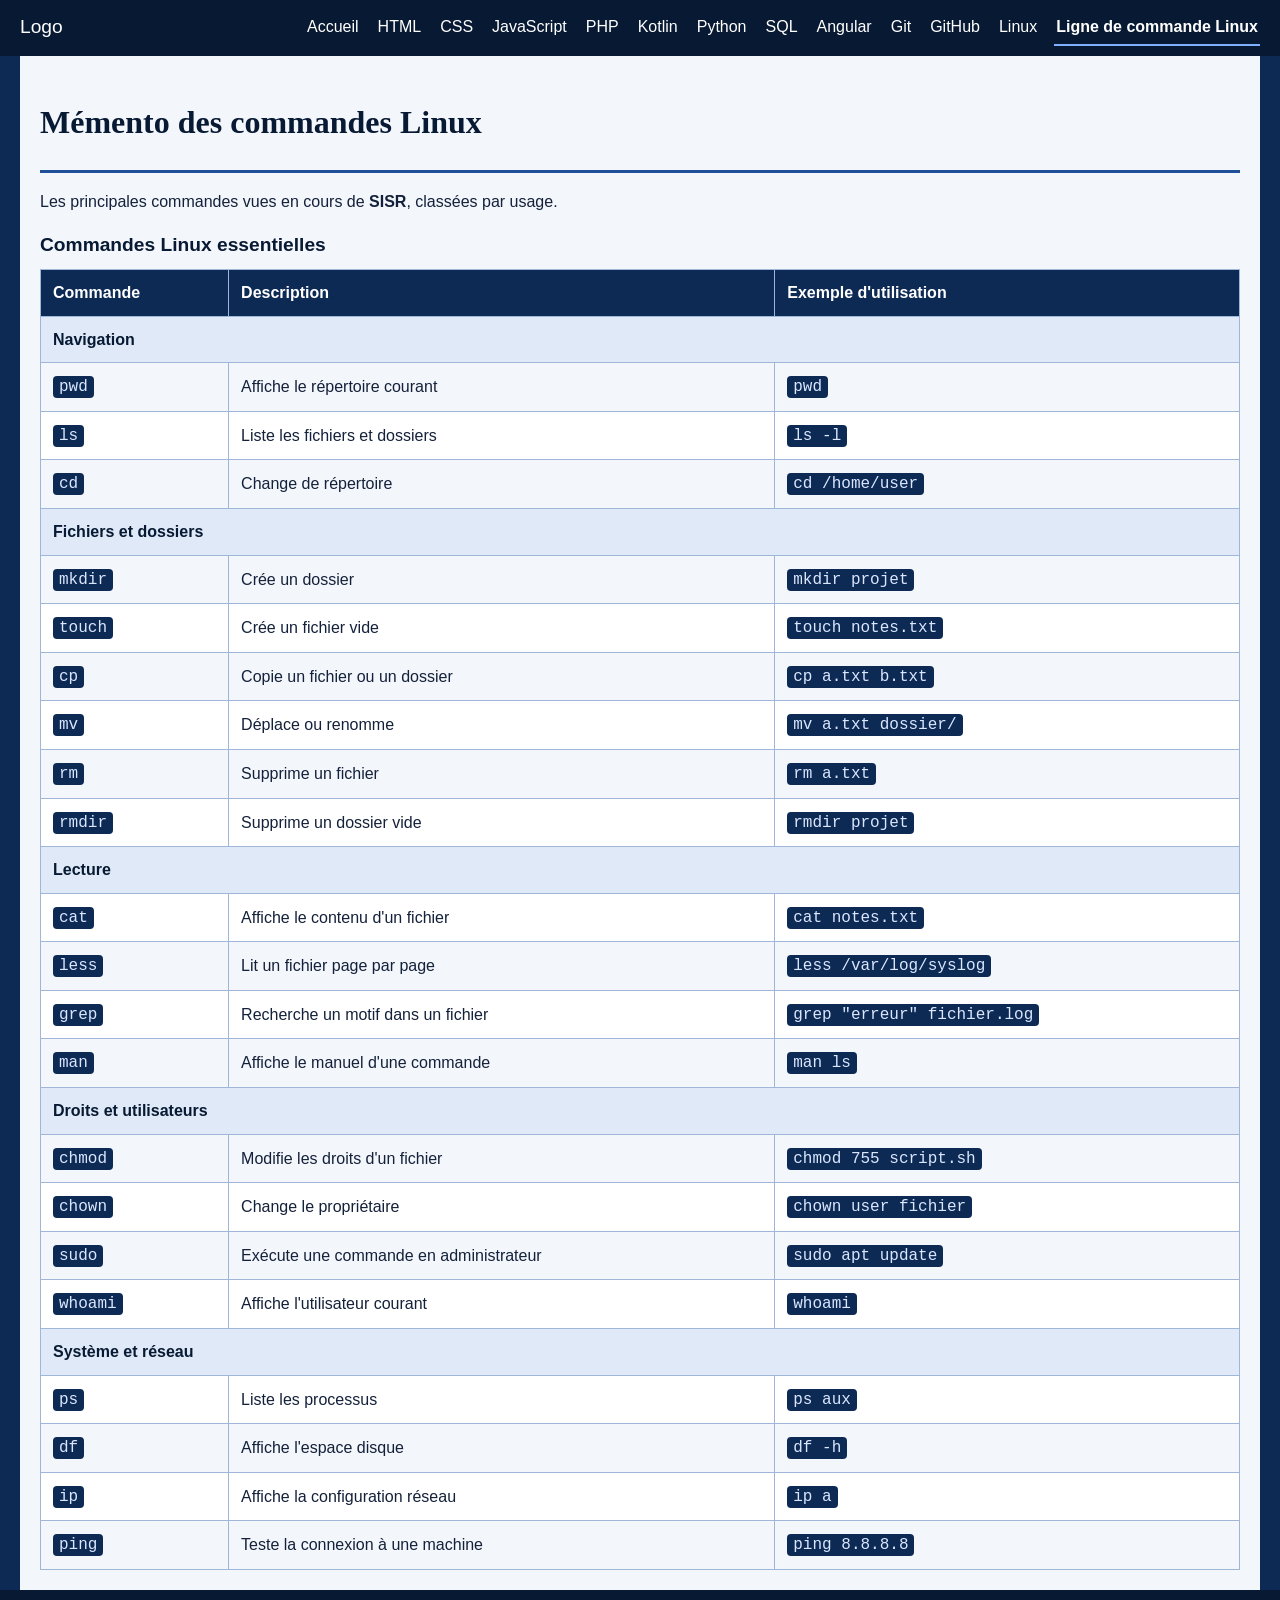
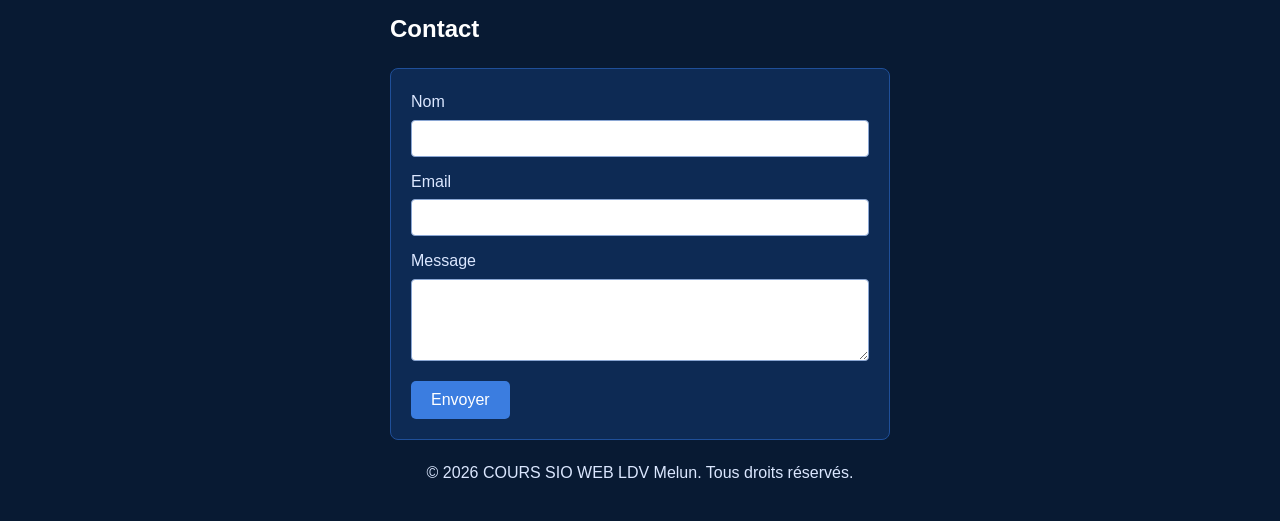
<file: pages/linux_command_line.html>
<!DOCTYPE html>
<html lang="fr">
  <head>
    <meta charset="UTF-8" />
    <meta name="viewport" content="width=device-width, initial-scale=1.0" />
    <link rel="icon" href="../img/etudiant-diplome-64.png" type="image/png" />
    <link rel="stylesheet" href="../css/Global.css" />
    <link rel="stylesheet" href="../css/linux_command_line.css" />
    <title>COURS SIO WEB | Commandes Linux</title>
  </head>
  <body>
    <header>
      <nav>
        <div class="logo">Logo</div>
        <div class="menu" id="menu">
          <a href="../index.html">Accueil</a>
          <a href="html.html">HTML</a>
          <a href="css.html">CSS</a>
          <a href="en_construction.html">JavaScript</a>
          <a href="en_construction.html">PHP</a>
          <a href="en_construction.html">Kotlin</a>
          <a href="en_construction.html">Python</a>
          <a href="en_construction.html">SQL</a>
          <a href="en_construction.html">Angular</a>
          <a href="en_construction.html">Git</a>
          <a href="en_construction.html">GitHub</a>
          <a href="en_construction.html">Linux</a>
          <a href="linux_command_line.html" aria-current="page">Ligne de commande Linux</a>
        </div>
        <div class="burger" id="burger" aria-label="Menu" aria-expanded="false" role="button" tabindex="0">
          <div></div>
          <div></div>
          <div></div>
        </div>
      </nav>
    </header>
    <main>
      <div class="titre-page"><h1>Mémento des commandes Linux</h1></div>
      <p>Les principales commandes vues en cours de <strong>SISR</strong>, classées par usage.</p>
      <div class="table-wrap">
      <table>
        <caption>Commandes Linux essentielles</caption>
        <thead>
          <tr><th scope="col">Commande</th><th scope="col">Description</th><th scope="col">Exemple d'utilisation</th></tr>
        </thead>
        <tbody>
          <tr class="categorie"><th colspan="3" scope="colgroup">Navigation</th></tr>
          <tr><td><code>pwd</code></td><td>Affiche le répertoire courant</td><td><code>pwd</code></td></tr>
          <tr><td><code>ls</code></td><td>Liste les fichiers et dossiers</td><td><code>ls -l</code></td></tr>
          <tr><td><code>cd</code></td><td>Change de répertoire</td><td><code>cd /home/user</code></td></tr>
          <tr class="categorie"><th colspan="3" scope="colgroup">Fichiers et dossiers</th></tr>
          <tr><td><code>mkdir</code></td><td>Crée un dossier</td><td><code>mkdir projet</code></td></tr>
          <tr><td><code>touch</code></td><td>Crée un fichier vide</td><td><code>touch notes.txt</code></td></tr>
          <tr><td><code>cp</code></td><td>Copie un fichier ou un dossier</td><td><code>cp a.txt b.txt</code></td></tr>
          <tr><td><code>mv</code></td><td>Déplace ou renomme</td><td><code>mv a.txt dossier/</code></td></tr>
          <tr><td><code>rm</code></td><td>Supprime un fichier</td><td><code>rm a.txt</code></td></tr>
          <tr><td><code>rmdir</code></td><td>Supprime un dossier vide</td><td><code>rmdir projet</code></td></tr>
          <tr class="categorie"><th colspan="3" scope="colgroup">Lecture</th></tr>
          <tr><td><code>cat</code></td><td>Affiche le contenu d'un fichier</td><td><code>cat notes.txt</code></td></tr>
          <tr><td><code>less</code></td><td>Lit un fichier page par page</td><td><code>less /var/log/syslog</code></td></tr>
          <tr><td><code>grep</code></td><td>Recherche un motif dans un fichier</td><td><code>grep "erreur" fichier.log</code></td></tr>
          <tr><td><code>man</code></td><td>Affiche le manuel d'une commande</td><td><code>man ls</code></td></tr>
          <tr class="categorie"><th colspan="3" scope="colgroup">Droits et utilisateurs</th></tr>
          <tr><td><code>chmod</code></td><td>Modifie les droits d'un fichier</td><td><code>chmod 755 script.sh</code></td></tr>
          <tr><td><code>chown</code></td><td>Change le propriétaire</td><td><code>chown user fichier</code></td></tr>
          <tr><td><code>sudo</code></td><td>Exécute une commande en administrateur</td><td><code>sudo apt update</code></td></tr>
          <tr><td><code>whoami</code></td><td>Affiche l'utilisateur courant</td><td><code>whoami</code></td></tr>
          <tr class="categorie"><th colspan="3" scope="colgroup">Système et réseau</th></tr>
          <tr><td><code>ps</code></td><td>Liste les processus</td><td><code>ps aux</code></td></tr>
          <tr><td><code>df</code></td><td>Affiche l'espace disque</td><td><code>df -h</code></td></tr>
          <tr><td><code>ip</code></td><td>Affiche la configuration réseau</td><td><code>ip a</code></td></tr>
          <tr><td><code>ping</code></td><td>Teste la connexion à une machine</td><td><code>ping 8.8.8.8</code></td></tr>
        </tbody>
      </table>
      </div>
    </main>
    <footer>
      <!-- Formulaire de contact (même bloc dans toutes les pages) -->
      <section class="contact">
        <h2>Contact</h2>
        <!-- id="contact-form" : permet à main.js d'afficher une confirmation (GitHub Pages n'exécute pas msg.php). -->
        <!-- <form> : début du formulaire.
             action="msg.php" : fichier vers lequel les données sont envoyées à la soumission.
             method="post" : envoi des données dans le corps de la requête (pas dans l'URL). -->
        <form action="msg.php" method="post" id="contact-form">
          <!-- <label for="..."> : étiquette liée au champ dont l'id est identique -->
          <label for="nom">Nom</label>
          <!-- type="text" : champ texte ; name="nom" : nom de la donnée envoyée ;
               required : champ obligatoire, le navigateur bloque l'envoi s'il est vide -->
          <input type="text" id="nom" name="nom" required />
          <label for="email">Email</label>
          <!-- type="email" : le navigateur vérifie le format d'une adresse email -->
          <input type="email" id="email" name="email" required />
          <label for="message">Message</label>
          <!-- <textarea> : zone de texte multiligne ; rows="4" : 4 lignes visibles -->
          <textarea id="message" name="message" rows="4" required></textarea>
          <!-- type="submit" : ce bouton envoie le formulaire -->
          <button type="submit">Envoyer</button>
        </form>
        <p class="confirmation" id="confirmation" role="status" hidden>Merci ! Votre message a bien été pris en compte (démonstration).</p>
      </section>
      <p>&copy; 2026 COURS SIO WEB LDV Melun. Tous droits réservés.</p>
    </footer>
    <script src="../js/main.js"></script>
  </body>
</html>
</file>
<file: css/Global.css>
/* ===== Thème bleu foncé ===== */
:root {
  --bleu-nuit: #081a33;   /* barre de navigation, pied de page */
  --bleu-fonce: #0d2a54;  /* fond du site */
  --bleu-moyen: #1f4f99;  /* boutons, accents */
  --bleu-clair: #dfe9f7;  /* bordures, survols */
  --fond-contenu: #f3f6fb;
  --texte: #14213a;
}

/* Styles globaux */
body {
  margin: 0;
  padding: 0;
  font-family: Verdana, Geneva, sans-serif; /* police des paragraphes */
  background-color: var(--bleu-fonce);
  color: var(--texte);
  line-height: 1.6;
}
h1 { font-family: Georgia, "Times New Roman", serif; }
h2, h3, h4, h5, h6 { font-family: "Trebuchet MS", Tahoma, sans-serif; }
h1, h2, h3, h4, h5, h6 { color: var(--bleu-nuit); }

/* Barre de navigation */
nav {
  position: relative;
  background-color: var(--bleu-nuit);
  display: flex;
  justify-content: space-between;
  align-items: center;
  padding: 10px 20px;
}
.logo { color: white; font-size: 1.2em; }
.menu { display: flex; flex-wrap: wrap; gap: 15px; }
.menu a { color: white; text-decoration: none; padding: 4px 2px; }
.menu a:hover, .menu a:focus-visible { border-bottom: 2px solid #7fb0ff; }
.menu a[aria-current="page"] { border-bottom: 2px solid #7fb0ff; font-weight: bold; }

/* Menu burger */
.burger { display: none; flex-direction: column; cursor: pointer; }
.burger div { width: 25px; height: 3px; background-color: white; margin: 4px 0; }

/* Styles mobiles */
@media (max-width: 1000px) {
  .menu {
    display: none;
    flex-direction: column;
    background-color: var(--bleu-nuit);
    border: 1px solid var(--bleu-moyen);
    position: absolute;
    top: 100%;
    right: 20px;
    width: 220px;
    padding: 10px;
    z-index: 1;
  }
  .menu.show { display: flex; }
  .burger { display: flex; }
}

/* Contenu principal */
main {
  max-width: 1200px;
  margin: 0 auto;
  padding: 20px;
  background-color: var(--fond-contenu);
  overflow-x: hidden; /* évite la barre de défilement pendant l'animation des articles */
}
.titre-page { border-bottom: 3px solid var(--bleu-moyen); margin-bottom: 1rem; }
a { color: var(--bleu-moyen); }

/* Articles : entrée par la gauche + fondu (classe fade-in ajoutée par main.js) */
article {
  transform: translateX(-100%);
  opacity: 0;
  transition: transform 0.8s cubic-bezier(0.77, 0, 0.175, 1), opacity 0.8s;
  will-change: transform, opacity;
  padding: 20px;
  background-color: white;
  border-radius: 8px;
  border-top: 4px solid var(--bleu-moyen);
  box-shadow: 0 2px 10px rgba(8, 26, 51, 0.15);
  margin: 20px auto;
  max-width: 600px;
}
article.fade-in { transform: translateX(0); opacity: 1; }
@media (prefers-reduced-motion: reduce) {
  article { transform: none; opacity: 1; transition: none; }
}

/* Conteneur flexible des articles ; wrap : retour à la ligne sur petits écrans */
.d-flex { display: flex; justify-content: space-between; align-items: stretch; }
.wrap { flex-wrap: wrap; }

/* Boutons et liens-boutons */
button, .btn {
  display: inline-block;
  background-color: var(--bleu-moyen);
  color: white;
  border: none;
  padding: 10px 20px;
  border-radius: 5px;
  cursor: pointer;
  text-decoration: none;
  font-size: 1rem;
  font-family: inherit;
  transition: background-color 0.3s ease;
}
button:hover, .btn:hover { background-color: var(--bleu-nuit); }

/* Couleurs des icônes */
.htmlColor { color: #e44d26; } .cssColor { color: #2965f1; } .jsColor { color: #d4b800; }
.phpColor { color: #6b74ab; } .kotlinColor { color: #0095d5; } .pythonColor { color: #3776ab; }
.gitColor { color: #f05032; } .githubColor { color: #181717; } .sqlColor { color: #e34f26; }
.linuxColor { color: #c99a00; } .terminalColor { color: #4d4d4d; } .angularColor { color: #dd0031; }
/* Tailles d'icônes et logos */
.icon { font-size: 3rem; }
.icon-small { font-size: 16px; }
.icon-large { font-size: 32px; }
.kotlinLogo { width: 3rem; height: auto; }

/* Code préformaté */
pre {
  background: var(--bleu-nuit);
  color: #dbe7ff;
  padding: 15px;
  border-radius: 6px;
  overflow-x: auto;
}
code { font-family: "Courier New", monospace; }

/* Pied de page et formulaire de contact */
footer {
  text-align: center;
  padding: 20px 10px;
  background-color: var(--bleu-nuit);
  color: #dbe7ff;
}
footer h2 { color: white; margin-top: 0; }
.contact { max-width: 500px; margin: 0 auto 20px; text-align: left; }
.contact form {
  background-color: var(--bleu-fonce);
  padding: 20px;
  border-radius: 8px;
  border: 1px solid var(--bleu-moyen);
}
.contact label { display: block; margin-bottom: 5px; }
.contact input[type="text"], .contact input[type="email"], .contact textarea {
  box-sizing: border-box;
  width: 100%;
  padding: 10px;
  margin-bottom: 12px;
  border: 1px solid #8aa6d3;
  border-radius: 4px;
  font-family: inherit;
}
.contact button { background-color: #3b7de0; }
.contact button:hover { background-color: #5b95ee; }

/* Page en construction */
.construction { text-align: center; padding: 60px 20px; }
.construction .fas { font-size: 4rem; color: var(--bleu-moyen); }

.confirmation { margin-top: 12px; padding: 10px; border-left: 4px solid #7fb0ff; background: var(--bleu-fonce); }
</file>
<file: css/linux_command_line.css>
/* Mise en page du mémento des commandes Linux (complète Global.css) */
.table-wrap { overflow-x: auto; }
table {
  width: 100%;
  border-collapse: collapse;
  background: white;
  font-family: Verdana, Geneva, sans-serif;
}
caption { font-family: "Trebuchet MS", sans-serif; font-weight: bold; font-size: 1.2rem; margin-bottom: 8px; text-align: left; color: #081a33; }
th, td { border: 1px solid #9fb6d9; padding: 10px 12px; text-align: left; }
thead th { background-color: #0d2a54; color: white; }
tr.categorie th { background-color: #dfe9f7; color: #081a33; }
tbody tr:nth-child(even) td { background-color: #f3f6fb; }
tbody tr:hover td { background-color: #dfe9f7; }
td code { background: #0d2a54; color: #dbe7ff; padding: 2px 6px; border-radius: 4px; }
</file>
